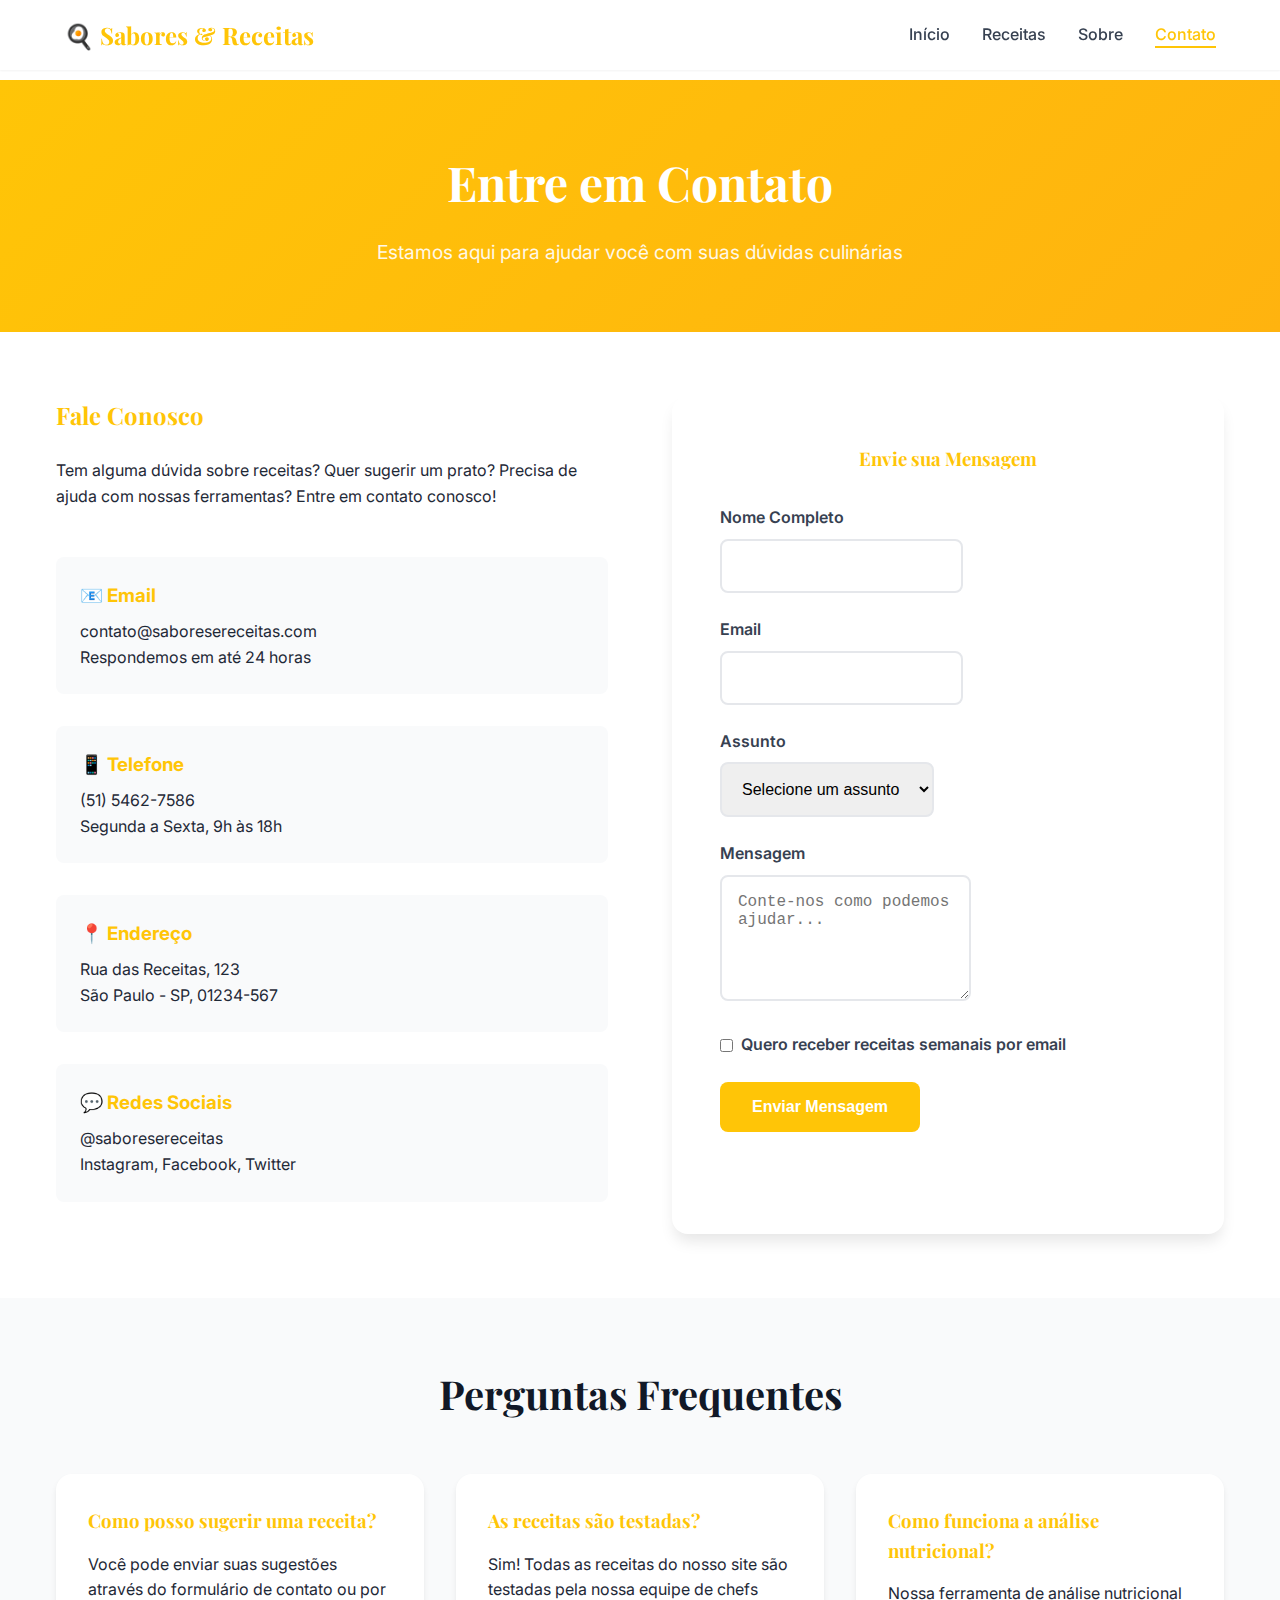
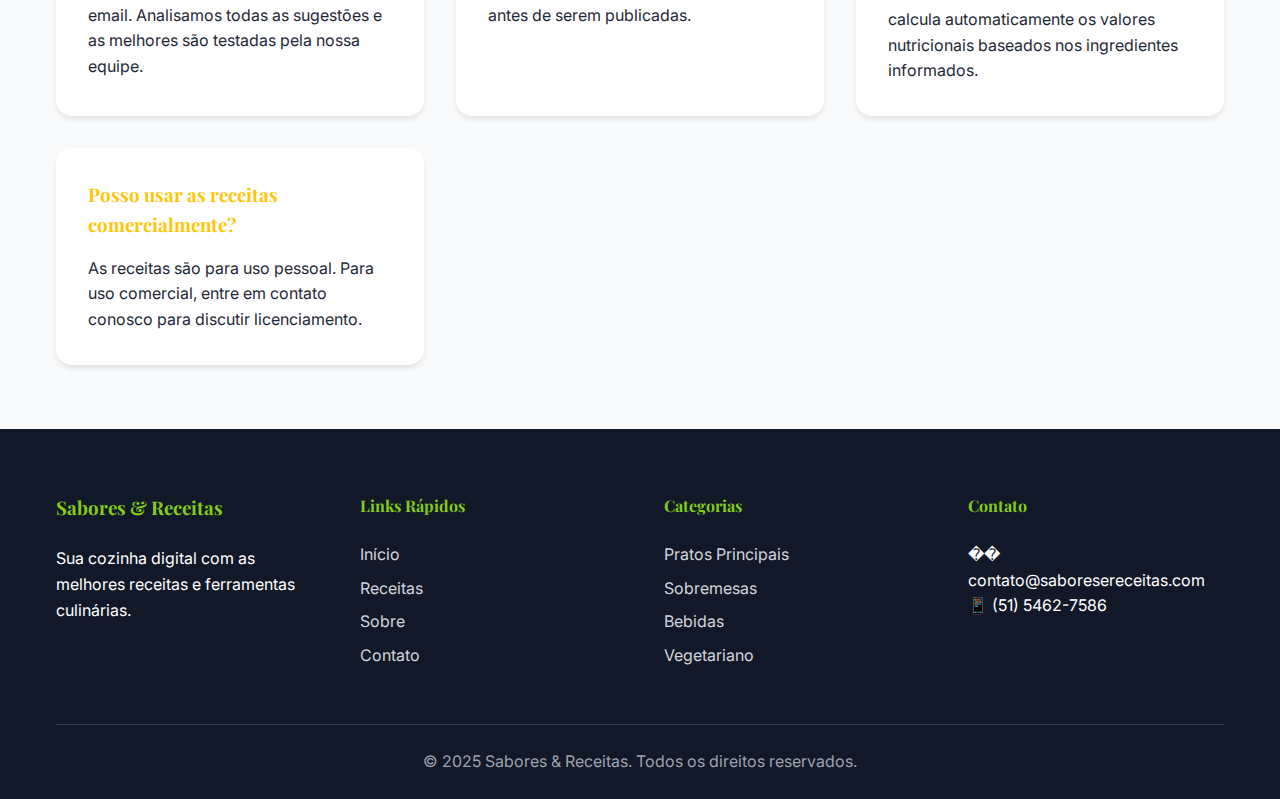
<file: contato.html>
<!DOCTYPE html>
<html lang="pt-BR">
<head>
    <meta charset="UTF-8">
    <meta name="viewport" content="width=device-width, initial-scale=1.0">
    <title>Contato - Sabores & Receitas</title>
    <link rel="stylesheet" href="style.css">
    <link href="https://fonts.googleapis.com/css2?family=Playfair+Display:wght@400;600;700&family=Inter:wght@300;400;500;600&display=swap" rel="stylesheet">
</head>
<body>
    <header class="header">
        <nav class="nav">
            <div class="nav-brand">
                <h1>🍳 Sabores & Receitas</h1>
            </div>
            <ul class="nav-menu">
                <li><a href="index.html" class="nav-link">Início</a></li>
                <li><a href="receitas.html" class="nav-link">Receitas</a></li>
                <li><a href="sobre.html" class="nav-link">Sobre</a></li>
                <li><a href="contato.html" class="nav-link active">Contato</a></li>
            </ul>
            <div class="nav-toggle">
                <span></span>
                <span></span>
                <span></span>
            </div>
        </nav>
    </header>

    <main>
        <section class="page-header">
            <div class="container">
                <h1>Entre em Contato</h1>
                <p>Estamos aqui para ajudar você com suas dúvidas culinárias</p>
            </div>
        </section>

        <section class="section">
            <div class="container">
                <div class="contact-content">
                    <div class="contact-info">
                        <h2>Fale Conosco</h2>
                        <p>Tem alguma dúvida sobre receitas? Quer sugerir um prato? Precisa de ajuda com nossas ferramentas? Entre em contato conosco!</p>
                        
                        <div class="contact-methods">
                            <div class="contact-method">
                                <h3>📧 Email</h3>
                                <p>contato@saboresereceitas.com</p>
                                <p>Respondemos em até 24 horas</p>
                            </div>
                            
                            <div class="contact-method">
                                <h3>📱 Telefone</h3>
                                <p>(51) 5462-7586</p>
                                <p>Segunda a Sexta, 9h às 18h</p>
                            </div>
                            
                            <div class="contact-method">
                                <h3>📍 Endereço</h3>
                                <p>Rua das Receitas, 123</p>
                                <p>São Paulo - SP, 01234-567</p>
                            </div>
                            
                            <div class="contact-method">
                                <h3>💬 Redes Sociais</h3>
                                <p>@saboresereceitas</p>
                                <p>Instagram, Facebook, Twitter</p>
                            </div>
                        </div>
                    </div>
                    
                    <div class="contact-form-container">
                        <form class="contact-form" id="contactForm">
                            <h3>Envie sua Mensagem</h3>
                            
                            <div class="form-group">
                                <label for="name">Nome Completo</label>
                                <input type="text" id="name" name="name" required>
                            </div>
                            
                            <div class="form-group">
                                <label for="email">Email</label>
                                <input type="email" id="email" name="email" required>
                            </div>
                            
                            <div class="form-group">
                                <label for="subject">Assunto</label>
                                <select id="subject" name="subject" required>
                                    <option value="">Selecione um assunto</option>
                                    <option value="receita">Dúvida sobre receita</option>
                                    <option value="sugestao">Sugestão de receita</option>
                                    <option value="tecnico">Problema técnico</option>
                                    <option value="parceria">Parceria</option>
                                    <option value="outro">Outro</option>
                                </select>
                            </div>
                            
                            <div class="form-group">
                                <label for="message">Mensagem</label>
                                <textarea id="message" name="message" rows="5" required placeholder="Conte-nos como podemos ajudar..."></textarea>
                            </div>
                            
                            <div class="form-group">
                                <label class="checkbox-label">
                                    <input type="checkbox" id="newsletter" name="newsletter">
                                    Quero receber receitas semanais por email
                                </label>
                            </div>
                            
                            <button type="submit" class="btn btn-primary">Enviar Mensagem</button>
                        </form>
                    </div>
                </div>
            </div>
        </section>

        <section class="section bg-light">
            <div class="container">
                <h2 class="section-title">Perguntas Frequentes</h2>
                <div class="faq-grid">
                    <div class="faq-item">
                        <h3>Como posso sugerir uma receita?</h3>
                        <p>Você pode enviar suas sugestões através do formulário de contato ou por email. Analisamos todas as sugestões e as melhores são testadas pela nossa equipe.</p>
                    </div>
                    
                    <div class="faq-item">
                        <h3>As receitas são testadas?</h3>
                        <p>Sim! Todas as receitas do nosso site são testadas pela nossa equipe de chefs antes de serem publicadas.</p>
                    </div>
                    
                    <div class="faq-item">
                        <h3>Como funciona a análise nutricional?</h3>
                        <p>Nossa ferramenta de análise nutricional calcula automaticamente os valores nutricionais baseados nos ingredientes informados.</p>
                    </div>
                    
                    <div class="faq-item">
                        <h3>Posso usar as receitas comercialmente?</h3>
                        <p>As receitas são para uso pessoal. Para uso comercial, entre em contato conosco para discutir licenciamento.</p>
                    </div>
                </div>
            </div>
        </section>
    </main>

    <footer class="footer">
        <div class="container">
            <div class="footer-content">
                <div class="footer-section">
                    <h3>Sabores & Receitas</h3>
                    <p>Sua cozinha digital com as melhores receitas e ferramentas culinárias.</p>
                </div>
                <div class="footer-section">
                    <h4>Links Rápidos</h4>
                    <ul>
                        <li><a href="index.html">Início</a></li>
                        <li><a href="receitas.html">Receitas</a></li>
                        <li><a href="sobre.html">Sobre</a></li>
                        <li><a href="contato.html">Contato</a></li>
                    </ul>
                </div>
                <div class="footer-section">
                    <h4>Categorias</h4>
                    <ul>
                        <li><a href="#">Pratos Principais</a></li>
                        <li><a href="#">Sobremesas</a></li>
                        <li><a href="#">Bebidas</a></li>
                        <li><a href="#">Vegetariano</a></li>
                    </ul>
                </div>
                <div class="footer-section">
                    <h4>Contato</h4>
                    <p>�� contato@saboresereceitas.com</p>
                    <p>📱 (51) 5462-7586</p>
                </div>
            </div>
            <div class="footer-bottom">
                <p>&copy; 2025 Sabores & Receitas. Todos os direitos reservados.</p>
            </div>
        </div>
    </footer>

    <script src="script.js"></script>
</body>
</html>
</file>
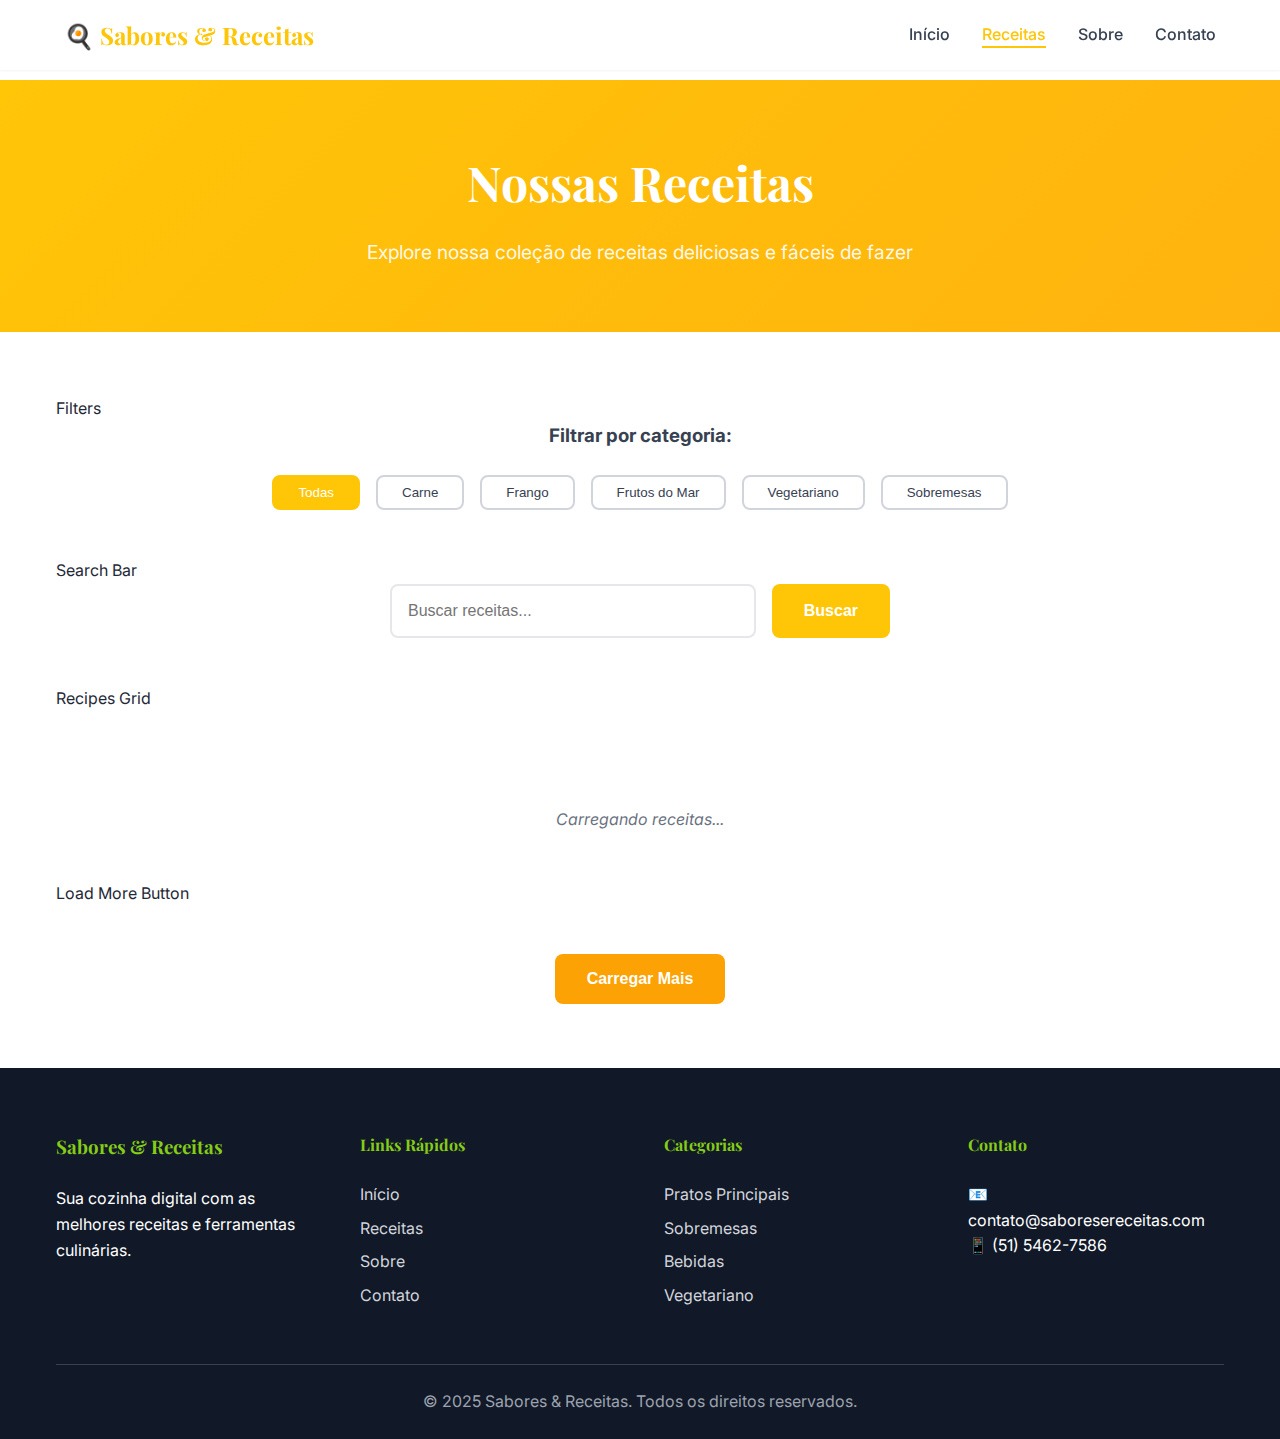
<file: receitas.html>
<!DOCTYPE html>
<html lang="pt-BR">
<head>
    <meta charset="UTF-8">
    <meta name="viewport" content="width=device-width, initial-scale=1.0">
    <title>Receitas - Sabores & Receitas</title>
    <link rel="stylesheet" href="style.css">
    <link href="https://fonts.googleapis.com/css2?family=Playfair+Display:wght@400;600;700&family=Inter:wght@300;400;500;600&display=swap" rel="stylesheet">
</head>
<body>
    <header class="header">
        <nav class="nav">
            <div class="nav-brand">
                <h1>🍳 Sabores & Receitas</h1>
            </div>
            <ul class="nav-menu">
                <li><a href="index.html" class="nav-link">Início</a></li>
                <li><a href="receitas.html" class="nav-link active">Receitas</a></li>
                <li><a href="sobre.html" class="nav-link">Sobre</a></li>
                <li><a href="contato.html" class="nav-link">Contato</a></li>
            </ul>
            <div class="nav-toggle">
                <span></span>
                <span></span>
                <span></span>
            </div>
        </nav>
    </header>

    <main>
        <section class="page-header">
            <div class="container">
                <h1>Nossas Receitas</h1>
                <p>Explore nossa coleção de receitas deliciosas e fáceis de fazer</p>
            </div>
        </section>

        <section class="section">
            <div class="container">
                 Filters 
                <div class="recipe-filters">
                    <h3>Filtrar por categoria:</h3>
                    <div class="filter-buttons">
                        <button class="filter-btn active" data-category="all">Todas</button>
                        <button class="filter-btn" data-category="beef">Carne</button>
                        <button class="filter-btn" data-category="chicken">Frango</button>
                        <button class="filter-btn" data-category="seafood">Frutos do Mar</button>
                        <button class="filter-btn" data-category="vegetarian">Vegetariano</button>
                        <button class="filter-btn" data-category="dessert">Sobremesas</button>
                    </div>
                </div>

                 Search Bar 
                <div class="recipe-search-bar">
                    <input type="text" id="recipeSearchPage" placeholder="Buscar receitas...">
                    <button onclick="searchRecipesPage()" class="btn btn-primary">Buscar</button>
                </div>

                 Recipes Grid 
                <div class="recipe-grid" id="allRecipes">
                    <div class="loading">Carregando receitas...</div>
                </div>

                 Load More Button 
                <div class="load-more-container">
                    <button id="loadMoreBtn" class="btn btn-secondary" onclick="loadMoreRecipes()">Carregar Mais</button>
                </div>
            </div>
        </section>
    </main>

    <footer class="footer">
        <div class="container">
            <div class="footer-content">
                <div class="footer-section">
                    <h3>Sabores & Receitas</h3>
                    <p>Sua cozinha digital com as melhores receitas e ferramentas culinárias.</p>
                </div>
                <div class="footer-section">
                    <h4>Links Rápidos</h4>
                    <ul>
                        <li><a href="index.html">Início</a></li>
                        <li><a href="receitas.html">Receitas</a></li>
                        <li><a href="sobre.html">Sobre</a></li>
                        <li><a href="contato.html">Contato</a></li>
                    </ul>
                </div>
                <div class="footer-section">
                    <h4>Categorias</h4>
                    <ul>
                        <li><a href="#">Pratos Principais</a></li>
                        <li><a href="#">Sobremesas</a></li>
                        <li><a href="#">Bebidas</a></li>
                        <li><a href="#">Vegetariano</a></li>
                    </ul>
                </div>
                <div class="footer-section">
                    <h4>Contato</h4>
                    <p>📧 contato@saboresereceitas.com</p>
                    <p>📱 (51) 5462-7586</p>
                </div>
            </div>
            <div class="footer-bottom">
                <p>&copy; 2025 Sabores & Receitas. Todos os direitos reservados.</p>
            </div>
        </div>
    </footer>

    <script src="script.js"></script>
</body>
</html>
</file>
<file: style.css>
/* Reset e Base */
* {
  margin: 0;
  padding: 0;
  box-sizing: border-box;
}

:root {
  /* Cores Primárias - Tons de Verde (Frescor e Saúde) */
  --primary-color: #ffc507;
  --primary-light: #f6fa00;
  --primary-dark: #ffb30f;

  /* Cores Secundárias - Tons Quentes */
  --secondary-color: #fda204;
  --secondary-light: #fbbf24;
  --secondary-dark: #ffc814e5;

  /* Cores de Apoio */
  --accent-color: #84cc16;
  --accent-light: #a3e635;

  /* Neutros */
  --white: #ffffff;
  --gray-50: #f9fafb;
  --gray-100: #f3f4f6;
  --gray-200: #e5e7eb;
  --gray-300: #d1d5db;
  --gray-400: #9ca3af;
  --gray-500: #6b7280;
  --gray-600: #4b5563;
  --gray-700: #374151;
  --gray-800: #1f2937;
  --gray-900: #111827;

  /* Tipografia */
  --font-heading: "Playfair Display", serif;
  --font-body: "Inter", sans-serif;

  /* Espaçamentos */
  --spacing-xs: 0.5rem;
  --spacing-sm: 1rem;
  --spacing-md: 1.5rem;
  --spacing-lg: 2rem;
  --spacing-xl: 3rem;
  --spacing-2xl: 4rem;

  /* Bordas */
  --border-radius: 0.5rem;
  --border-radius-lg: 1rem;

  /* Sombras */
  --shadow-sm: 0 1px 2px 0 rgb(0 0 0 / 0.05);
  --shadow-md: 0 4px 6px -1px rgb(0 0 0 / 0.1);
  --shadow-lg: 0 10px 15px -3px rgb(0 0 0 / 0.1);
  --shadow-xl: 0 20px 25px -5px rgb(0 0 0 / 0.1);
}

body {
  font-family: var(--font-body);
  line-height: 1.6;
  color: var(--gray-800);
  background-color: var(--white);
}

.container {
  max-width: 1200px;
  margin: 0 auto;
  padding: 0 var(--spacing-sm);
}

/* Header e Navegação */
.header {
  background-color: var(--white);
  box-shadow: var(--shadow-sm);
  position: fixed;
  top: 0;
  left: 0;
  right: 0;
  z-index: 1000;
}

.nav {
  display: flex;
  justify-content: space-between;
  align-items: center;
  padding: var(--spacing-sm) var(--spacing-md);
  max-width: 1200px;
  margin: 0 auto;
}

.nav-brand h1 {
  font-family: var(--font-heading);
  color: var(--primary-color);
  font-size: 1.5rem;
  font-weight: 700;
}

.nav-menu {
  display: flex;
  list-style: none;
  gap: var(--spacing-lg);
}

.nav-link {
  text-decoration: none;
  color: var(--gray-700);
  font-weight: 500;
  transition: color 0.3s ease;
  position: relative;
}

.nav-link:hover,
.nav-link.active {
  color: var(--primary-color);
}

.nav-link.active::after {
  content: "";
  position: absolute;
  bottom: -4px;
  left: 0;
  right: 0;
  height: 2px;
  background-color: var(--primary-color);
}

.nav-toggle {
  display: none;
  flex-direction: column;
  cursor: pointer;
}

.nav-toggle span {
  width: 25px;
  height: 3px;
  background-color: var(--gray-700);
  margin: 3px 0;
  transition: 0.3s;
}

/* Main Content */
main {
  margin-top: 80px;
}

/* Hero Section */
.hero {
  display: flex;
  align-items: center;
  min-height: 80vh;
  padding: var(--spacing-2xl) var(--spacing-md);
  background: linear-gradient(135deg, var(--gray-50) 0%, var(--white) 100%);
}

.hero-content {
  flex: 1;
  max-width: 600px;
}

.hero-title {
  font-family: var(--font-heading);
  font-size: 3.5rem;
  font-weight: 700;
  color: var(--gray-900);
  margin-bottom: var(--spacing-md);
  line-height: 1.2;
}

.hero-subtitle {
  font-size: 1.25rem;
  color: var(--gray-600);
  margin-bottom: var(--spacing-xl);
  line-height: 1.6;
}

.hero-buttons {
  display: flex;
  gap: var(--spacing-md);
  flex-wrap: wrap;
}

.hero-image {
  flex: 1;
  text-align: center;
}

.hero-image img {
  max-width: 100%;
  height: auto;
  border-radius: var(--border-radius-lg);
  box-shadow: var(--shadow-lg);
}

/* Buttons */
.btn {
  display: inline-block;
  padding: var(--spacing-sm) var(--spacing-lg);
  border: none;
  border-radius: var(--border-radius);
  font-weight: 600;
  text-decoration: none;
  cursor: pointer;
  transition: all 0.3s ease;
  font-size: 1rem;
}

.btn-primary {
  background-color: var(--primary-color);
  color: var(--white);
}

.btn-primary:hover {
  background-color: var(--primary-dark);
  transform: translateY(-2px);
  box-shadow: var(--shadow-md);
}

.btn-secondary {
  background-color: var(--secondary-color);
  color: var(--white);
}

.btn-secondary:hover {
  background-color: var(--secondary-dark);
  transform: translateY(-2px);
  box-shadow: var(--shadow-md);
}

/* Sections */
.section {
  padding: var(--spacing-2xl) 0;
}

.section-title {
  font-family: var(--font-heading);
  font-size: 2.5rem;
  text-align: center;
  color: var(--gray-900);
  margin-bottom: var(--spacing-xl);
}

.bg-light {
  background-color: var(--gray-50);
}

/* Recipe Grid */
.recipe-grid {
  display: grid;
  grid-template-columns: repeat(auto-fit, minmax(300px, 1fr));
  gap: var(--spacing-lg);
  margin-top: var(--spacing-xl);
}

.recipe-card {
  background-color: var(--white);
  border-radius: var(--border-radius-lg);
  overflow: hidden;
  box-shadow: var(--shadow-md);
  transition: transform 0.3s ease, box-shadow 0.3s ease;
}

.recipe-card:hover {
  transform: translateY(-6px);
  box-shadow: var(--shadow-xl);
}

.recipe-card img {
  width: 100%;
  height: 200px;
  object-fit: cover;
}

.recipe-card-content {
  padding: var(--spacing-md);
}

.recipe-card h3 {
  font-family: var(--font-heading);
  font-size: 1.25rem;
  color: var(--gray-900);
  margin-bottom: var(--spacing-xs);
}

.recipe-card p {
  color: var(--gray-600);
  font-size: 0.9rem;
  margin-bottom: var(--spacing-sm);
}

.recipe-meta {
  display: flex;
  justify-content: space-between;
  align-items: center;
  font-size: 0.8rem;
  color: var(--gray-500);
}

/* Tools Section */
.tools-grid {
  display: grid;
  grid-template-columns: repeat(auto-fit, minmax(350px, 1fr));
  gap: var(--spacing-lg);
  margin-top: var(--spacing-xl);
}

.tool-card {
  background-color: var(--white);
  padding: var(--spacing-lg);
  border-radius: var(--border-radius-lg);
  box-shadow: var(--shadow-md);
}

.tool-card h3 {
  font-family: var(--font-heading);
  color: var(--primary-color);
  margin-bottom: var(--spacing-md);
  font-size: 1.25rem;
}

/* Forms */
.search-form,
.nutrition-form,
.converter-form {
  display: flex;
  flex-direction: column;
  gap: var(--spacing-sm);
}

.converter-form {
  display: grid;
  grid-template-columns: 1fr auto 1fr auto;
  gap: var(--spacing-sm);
  align-items: center;
}

input,
select,
textarea {
  padding: var(--spacing-sm);
  border: 2px solid var(--gray-200);
  border-radius: var(--border-radius);
  font-size: 1rem;
  transition: border-color 0.3s ease;
}

input:focus,
select:focus,
textarea:focus {
  outline: none;
  border-color: var(--primary-color);
}

textarea {
  resize: vertical;
  min-height: 100px;
}

/* Results */
.search-results,
.nutrition-results,
.conversion-result {
  margin-top: var(--spacing-md);
  padding: var(--spacing-md);
  background-color: var(--gray-50);
  border-radius: var(--border-radius);
  min-height: 50px;
}

.nutrition-chart {
  display: grid;
  grid-template-columns: repeat(auto-fit, minmax(120px, 1fr));
  gap: var(--spacing-sm);
  margin-top: var(--spacing-sm);
}

.nutrition-item {
  text-align: center;
  padding: var(--spacing-sm);
  background-color: var(--white);
  border-radius: var(--border-radius);
}

.nutrition-value {
  font-size: 1.5rem;
  font-weight: 700;
  color: var(--primary-color);
}

.nutrition-label {
  font-size: 0.8rem;
  color: var(--gray-600);
  text-transform: uppercase;
}

/* Newsletter */
.newsletter {
  background-color: var(--primary-color);
  color: var(--white);
  text-align: center;
  padding: var(--spacing-2xl) var(--spacing-md);
}

.newsletter h2 {
  font-family: var(--font-heading);
  font-size: 2rem;
  margin-bottom: var(--spacing-sm);
}

.newsletter p {
  font-size: 1.1rem;
  margin-bottom: var(--spacing-lg);
  opacity: 0.9;
}

.newsletter-form {
  display: flex;
  justify-content: center;
  gap: var(--spacing-sm);
  max-width: 400px;
  margin: 0 auto;
}

.newsletter-form input {
  flex: 1;
  border: none;
}

/* Footer */
.footer {
  background-color: var(--gray-900);
  color: var(--white);
  padding: var(--spacing-2xl) 0 var(--spacing-md);
}

.footer-content {
  display: grid;
  grid-template-columns: repeat(auto-fit, minmax(250px, 1fr));
  gap: var(--spacing-xl);
  margin-bottom: var(--spacing-xl);
}

.footer-section h3,
.footer-section h4 {
  font-family: var(--font-heading);
  color: var(--accent-color);
  margin-bottom: var(--spacing-md);
}

.footer-section ul {
  list-style: none;
}

.footer-section ul li {
  margin-bottom: var(--spacing-xs);
}

.footer-section a {
  color: var(--gray-300);
  text-decoration: none;
  transition: color 0.3s ease;
}

.footer-section a:hover {
  color: var(--accent-color);
}

.footer-bottom {
  text-align: center;
  padding-top: var(--spacing-md);
  border-top: 1px solid var(--gray-700);
  color: var(--gray-400);
}

/* Page Header */
.page-header {
  background: linear-gradient(135deg, var(--primary-color) 0%, var(--primary-dark) 100%);
  color: var(--white);
  text-align: center;
  padding: var(--spacing-2xl) var(--spacing-md);
}

.page-header h1 {
  font-family: var(--font-heading);
  font-size: 3rem;
  margin-bottom: var(--spacing-sm);
}

.page-header p {
  font-size: 1.2rem;
  opacity: 0.9;
}

/* Recipe Filters */
.recipe-filters {
  margin-bottom: var(--spacing-xl);
  text-align: center;
}

.recipe-filters h3 {
  margin-bottom: var(--spacing-md);
  color: var(--gray-700);
}

.filter-buttons {
  display: flex;
  justify-content: center;
  gap: var(--spacing-sm);
  flex-wrap: wrap;
}

.filter-btn {
  padding: var(--spacing-xs) var(--spacing-md);
  border: 2px solid var(--gray-300);
  background-color: var(--white);
  color: var(--gray-700);
  border-radius: var(--border-radius);
  cursor: pointer;
  transition: all 0.3s ease;
}

.filter-btn:hover,
.filter-btn.active {
  background-color: var(--primary-color);
  color: var(--white);
  border-color: var(--primary-color);
}

/* Recipe Search Bar */
.recipe-search-bar {
  display: flex;
  justify-content: center;
  gap: var(--spacing-sm);
  margin-bottom: var(--spacing-xl);
  max-width: 500px;
  margin-left: auto;
  margin-right: auto;
}

.recipe-search-bar input {
  flex: 1;
}

/* Load More */
.load-more-container {
  text-align: center;
  margin-top: var(--spacing-xl);
}

/* About Page */
.about-content {
  display: grid;
  grid-template-columns: 2fr 1fr;
  gap: var(--spacing-xl);
  align-items: start;
}

.about-text h2,
.about-text h3 {
  font-family: var(--font-heading);
  color: var(--primary-color);
  margin-bottom: var(--spacing-md);
}

.about-text h2 {
  font-size: 2rem;
}

.about-text h3 {
  font-size: 1.5rem;
  margin-top: var(--spacing-lg);
}

.about-text p {
  margin-bottom: var(--spacing-md);
  line-height: 1.7;
}

.features-list {
  list-style: none;
  margin-top: var(--spacing-md);
}

.features-list li {
  padding: var(--spacing-xs) 0;
  font-size: 1.1rem;
}

.about-image img {
  width: 100%;
  border-radius: var(--border-radius-lg);
  box-shadow: var(--shadow-lg);
}

/* Team Grid */
.team-grid {
  display: grid;
  grid-template-columns: repeat(auto-fit, minmax(250px, 1fr));
  gap: var(--spacing-xl);
}

.team-member {
  text-align: center;
  background-color: var(--white);
  padding: var(--spacing-lg);
  border-radius: var(--border-radius-lg);
  box-shadow: var(--shadow-md);
}

.team-member img {
  width: 150px;
  height: 150px;
  border-radius: 50%;
  object-fit: cover;
  margin-bottom: var(--spacing-md);
}

.team-member h3 {
  font-family: var(--font-heading);
  color: var(--primary-color);
  margin-bottom: var(--spacing-xs);
}

/* Stats Grid */
.stats-grid {
  display: grid;
  grid-template-columns: repeat(auto-fit, minmax(200px, 1fr));
  gap: var(--spacing-lg);
}

.stat-card {
  text-align: center;
  background-color: var(--white);
  padding: var(--spacing-xl);
  border-radius: var(--border-radius-lg);
  box-shadow: var(--shadow-md);
}

.stat-card h3 {
  font-family: var(--font-heading);
  font-size: 3rem;
  color: var(--primary-color);
  margin-bottom: var(--spacing-sm);
}

.stat-card p {
  color: var(--gray-600);
  font-weight: 600;
}

/* Contact Page */
.contact-content {
  display: grid;
  grid-template-columns: 1fr 1fr;
  gap: var(--spacing-2xl);
}

.contact-info h2 {
  font-family: var(--font-heading);
  color: var(--primary-color);
  margin-bottom: var(--spacing-md);
}

.contact-methods {
  margin-top: var(--spacing-xl);
}

.contact-method {
  margin-bottom: var(--spacing-lg);
  padding: var(--spacing-md);
  background-color: var(--gray-50);
  border-radius: var(--border-radius);
}

.contact-method h3 {
  color: var(--primary-color);
  margin-bottom: var(--spacing-xs);
}

.contact-form-container {
  background-color: var(--white);
  padding: var(--spacing-xl);
  border-radius: var(--border-radius-lg);
  box-shadow: var(--shadow-lg);
}

.contact-form h3 {
  font-family: var(--font-heading);
  color: var(--primary-color);
  margin-bottom: var(--spacing-lg);
  text-align: center;
}

.form-group {
  margin-bottom: var(--spacing-md);
}

.form-group label {
  display: block;
  margin-bottom: var(--spacing-xs);
  font-weight: 600;
  color: var(--gray-700);
}

.checkbox-label {
  display: flex !important;
  align-items: center;
  gap: var(--spacing-xs);
  cursor: pointer;
}

.checkbox-label input[type="checkbox"] {
  width: auto;
}

/* FAQ */
.faq-grid {
  display: grid;
  grid-template-columns: repeat(auto-fit, minmax(300px, 1fr));
  gap: var(--spacing-lg);
}

.faq-item {
  background-color: var(--white);
  padding: var(--spacing-lg);
  border-radius: var(--border-radius-lg);
  box-shadow: var(--shadow-md);
}

.faq-item h3 {
  font-family: var(--font-heading);
  color: var(--primary-color);
  margin-bottom: var(--spacing-sm);
}

/* Loading */
.loading {
  text-align: center;
  padding: var(--spacing-xl);
  color: var(--gray-500);
  font-style: italic;
}

/* Responsive Design */
@media (max-width: 768px) {
  .nav-menu {
    display: none;
  }

  .nav-toggle {
    display: flex;
  }

  .hero {
    flex-direction: column;
    text-align: center;
    padding: var(--spacing-xl) var(--spacing-md);
  }

  .hero-title {
    font-size: 2.5rem;
  }

  .hero-buttons {
    justify-content: center;
  }

  .tools-grid {
    grid-template-columns: 1fr;
  }

  .converter-form {
    grid-template-columns: 1fr;
  }

  .newsletter-form {
    flex-direction: column;
  }

  .about-content {
    grid-template-columns: 1fr;
  }

  .contact-content {
    grid-template-columns: 1fr;
  }

  .recipe-search-bar {
    flex-direction: column;
  }

  .filter-buttons {
    justify-content: center;
  }
}

@media (max-width: 480px) {
  .hero-title {
    font-size: 2rem;
  }

  .section-title {
    font-size: 2rem;
  }

  .page-header h1 {
    font-size: 2rem;
  }

  .recipe-grid {
    grid-template-columns: 1fr;
  }

  .stats-grid {
    grid-template-columns: repeat(2, 1fr);
  }
}

/* Animations */
@keyframes fadeIn {
  from {
    opacity: 0;
    transform: translateY(20px);
  }
  to {
    opacity: 1;
    transform: translateY(0);
  }
}

.recipe-card,
.tool-card,
.team-member,
.stat-card {
  animation: fadeIn 0.6s ease-out;
}

/* Utility Classes */
.text-center {
  text-align: center;
}

.text-primary {
  color: var(--primary-color);
}

.bg-primary {
  background-color: var(--primary-color);
}

.hidden {
  display: none;
}

.visible {
  display: block;
}
</file>
